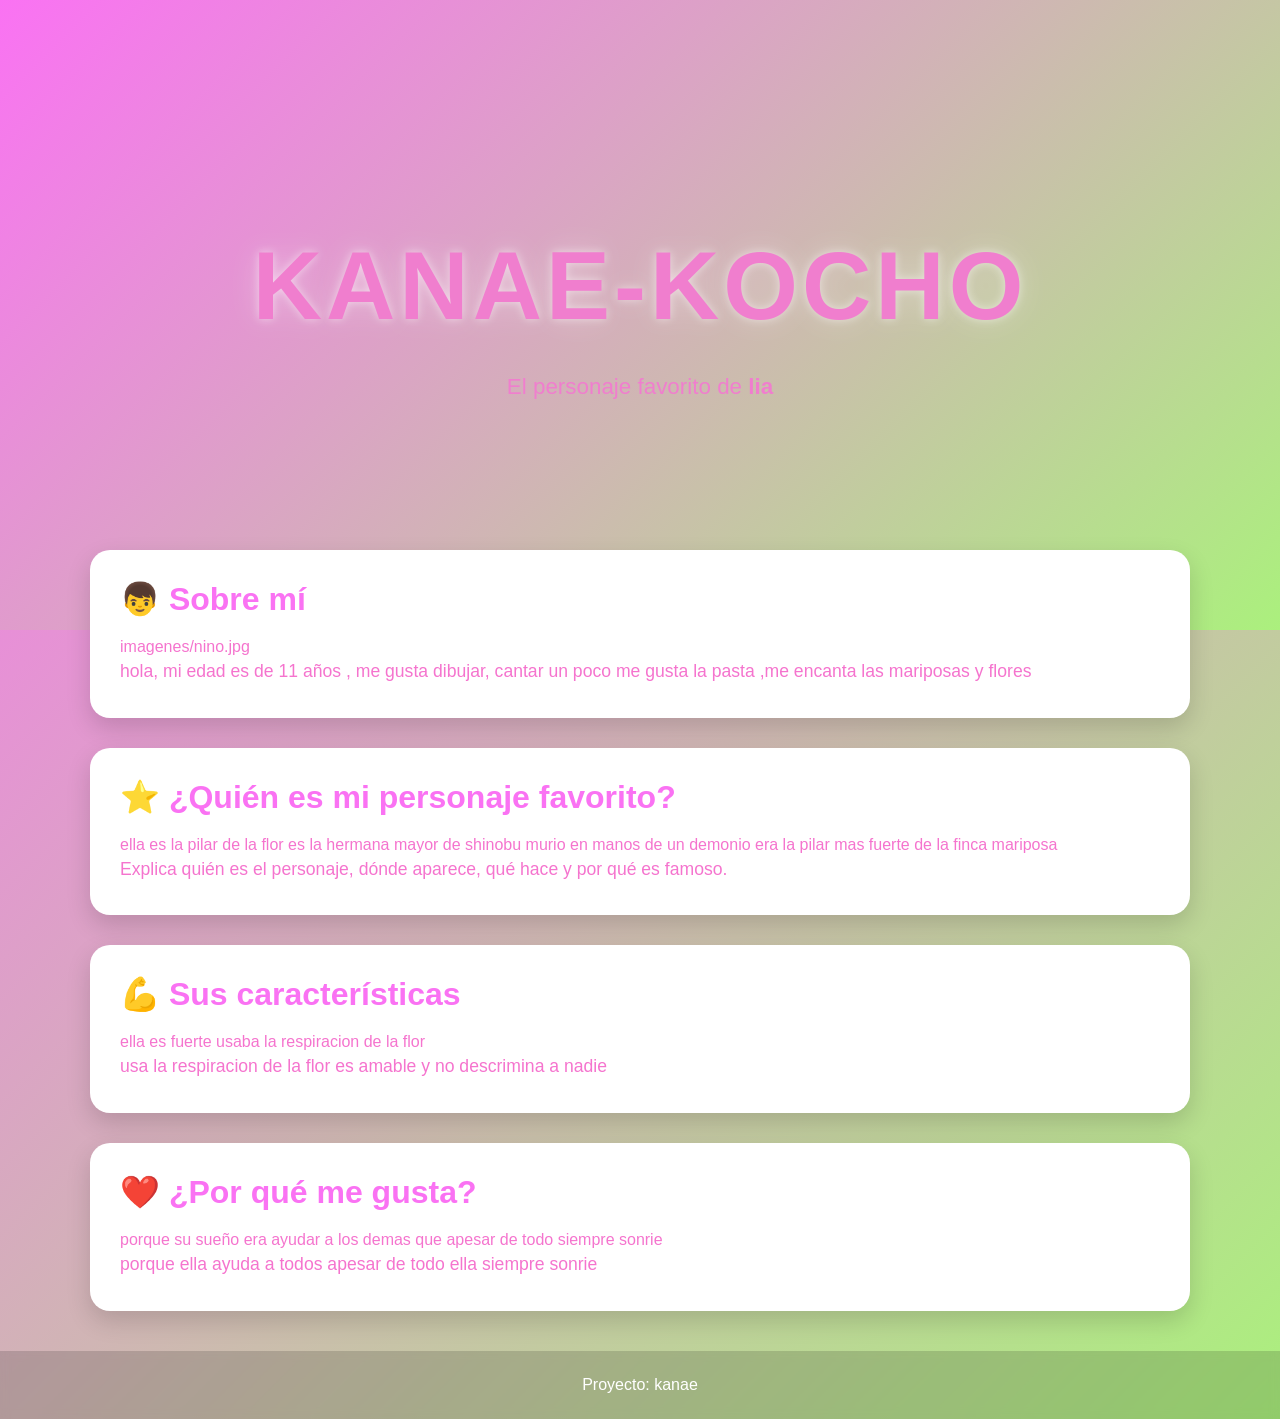
<file: docs/personajeFavorito/index.html>
<!DOCTYPE html>
<html lang="es">

<head>
    <meta charset="UTF-8">
    <meta name="viewport" content="width=device-width, initial-scale=1.0">
    <title>[komi-san]</title>
    <link rel="stylesheet" href="style.css">
</head>

<body>

    <header class="hero">
        <div class="hero-content">
            <h1>kanae-kocho</h1>
            <img style="width:200px," srchttps://imgs.search.brave.com/KWD76rRNsd6Vn-beNH1zlZGhWIYd5mcxFFsRlscH7I8/rs:fit:860:0:0:0/g:ce/aHR0cHM6Ly9pLnBp/bmltZy5jb20vb3Jp/Z2luYWxzLzk2L2Nl/LzI1Lzk2Y2UyNWE1/OTA4YzA2NGZmYmI3/MzQyZTdjYmViZGUw/LmpwZw alt="">
            <p>El personaje favorito de <strong>lia</strong></p>
        </div>
    </header>

    <main>

        <section class="card">
            <h2>👦 Sobre mí</h2>
            imagenes/nino.jpg

            <p>
                hola, mi edad es de 11 años , me gusta dibujar, cantar un poco
                me gusta la pasta ,me encanta las mariposas y flores
        </section>

        <section class="card">
            <h2>⭐ ¿Quién es mi personaje favorito?</h2>
            ella es la pilar de la flor es la hermana mayor de shinobu murio en manos de un demonio era la pilar mas fuerte de la finca mariposa

            <p>
                Explica quién es el personaje, dónde aparece,
                qué hace y por qué es famoso.
            </p>
        </section>

        <section class="card">
            <h2>💪 Sus características</h2>
            ella es fuerte usaba la respiracion de la flor 
            <p>
                usa la respiracion de la flor es amable y no descrimina a nadie
        </section>

        <section class="card">
            <h2>❤️ ¿Por qué me gusta?</h2>
            porque su sueño era ayudar  a los demas que apesar de todo siempre sonrie

            <p>
                porque ella ayuda a todos  apesar de todo ella siempre sonrie
        </section>

    </main>

    <footer>
        <p>Proyecto: kanae</p>
    </footer>

</body>

</html>
</file>
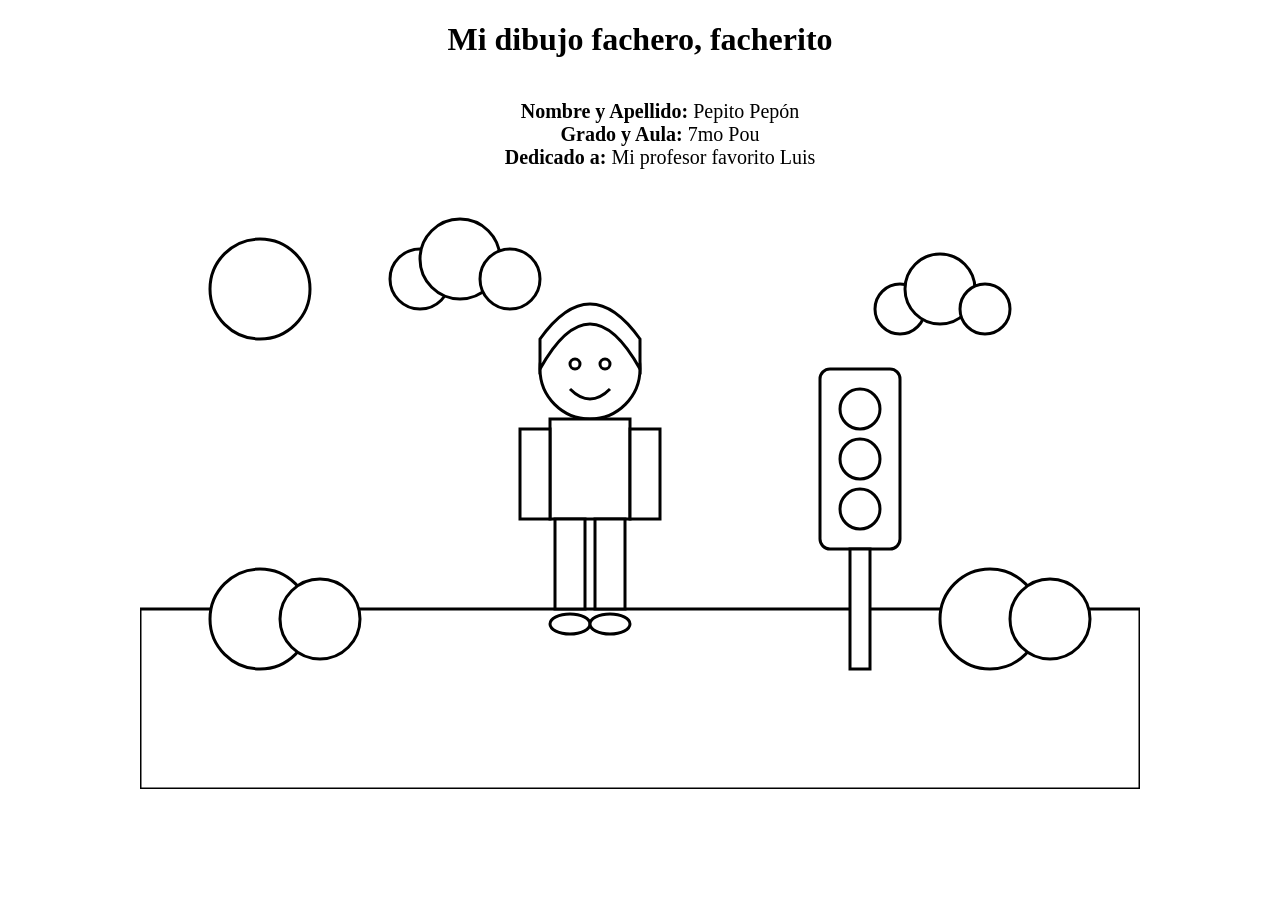
<file: docs/semaforoRGB/index.html>
<!DOCTYPE html>
<html lang="es">
<head>
    <meta charset="UTF-8">
    <title>Dibujo para colorear</title>
    <link rel="stylesheet" href="estilos.css">
</head>
<body>
<h1>Mi dibujo fachero, facherito</h1>
<ul>
  <li><strong>Nombre y Apellido:</strong> Pepito Pepón</li>
  <li><strong>Grado y Aula:</strong> 7mo Pou</li>
  <li><strong>Dedicado a:</strong> Mi profesor favorito Luis</li>
</ul>
<svg viewBox="0 0 1000 600" class="dibujo cielo">

    <!-- Sol -->
    <circle class="sol" cx="120" cy="100" r="50"/>

    <!-- Nubes -->
    <g class="nube">
        <circle class="nube-cuerpo" cx="280" cy="90" r="30"/>
        <circle class="nube-cuerpo" cx="320" cy="70" r="40"/>
        <circle class="nube-cuerpo" cx="370" cy="90" r="30"/>
    </g>

    <g class="nube">
        <circle class="nube-cuerpo" cx="760" cy="120" r="25"/>
        <circle class="nube-cuerpo" cx="800" cy="100" r="35"/>
        <circle class="nube-cuerpo" cx="845" cy="120" r="25"/>
    </g>

    <!-- Césped -->
    <rect class="cesped" x="0" y="420" width="1000" height="180"/>

    <!-- Arbustos -->
    <circle class="arbusto" cx="120" cy="430" r="50"/>
    <circle class="arbusto" cx="180" cy="430" r="40"/>

    <circle class="arbusto" cx="850" cy="430" r="50"/>
    <circle class="arbusto" cx="910" cy="430" r="40"/>

    <!-- Semáforo -->
    <g class="semaforo">

        <rect class="cuerpo-semaforo"
              x="680"
              y="180"
              width="80"
              height="180"
              rx="10"/>

        <circle class="luz-roja"
                cx="720"
                cy="220"
                r="20"/>

        <circle class="luz-amarilla"
                cx="720"
                cy="270"
                r="20"/>

        <circle class="luz-verde"
                cx="720"
                cy="320"
                r="20"/>

        <rect class="palo-semaforo"
              x="710"
              y="360"
              width="20"
              height="120"/>

    </g>

    <!-- Persona -->

    <!-- Cabeza -->
    <circle class="piel"
            cx="450"
            cy="180"
            r="50"/>

    <!-- Cabello -->
    <path class="cabello"
          d="M400 180
             Q450 90 500 180
             L500 150
             Q450 80 400 150 Z"/>

    <!-- Ojos -->
    <circle class="ojo"
            cx="435"
            cy="175"
            r="5"/>

    <circle class="ojo"
            cx="465"
            cy="175"
            r="5"/>

    <!-- Sonrisa -->
    <path class="boca"
          d="M430 200 Q450 220 470 200"/>

    <!-- Polo -->
    <rect class="polo"
          x="410"
          y="230"
          width="80"
          height="100"/>

    <!-- Brazos -->
    <rect class="piel"
          x="380"
          y="240"
          width="30"
          height="90"/>

    <rect class="piel"
          x="490"
          y="240"
          width="30"
          height="90"/>

    <!-- Pantalón -->
    <rect class="pantalon"
          x="415"
          y="330"
          width="30"
          height="90"/>

    <rect class="pantalon"
          x="455"
          y="330"
          width="30"
          height="90"/>

    <!-- Zapatos -->
    <ellipse class="zapato"
             cx="430"
             cy="435"
             rx="20"
             ry="10"/>

    <ellipse class="zapato"
             cx="470"
             cy="435"
             rx="20"
             ry="10"/>

</svg>

</body>
</html>
</file>
<file: docs/personajeFavorito/style.css>
/*======================================
  PALETA DE COLORES
======================================*/
:root {
    --color-primario: #fa72f3;
    --color-secundario: #abf07d;
}

/*======================================
  CONFIGURACIÓN GENERAL
======================================*/
* {
    margin: 0;
    padding: 0;
    box-sizing: border-box;
}

body {
    font-family: "Segoe UI", Arial, sans-serif;

    background: linear-gradient(
        135deg,
        var(--color-primario),
        var(--color-secundario)
    );

    min-height: 100vh;
    color: #f574ce;
}

/*======================================
  HERO
======================================*/
.hero {
    height: 70vh;

    display: flex;
    justify-content: center;
    align-items: center;

    text-align: center;

    background: linear-gradient(
        135deg,
        var(--color-primario),
        var(--color-secundario)
    );

    color: rgb(240, 126, 206);
}

.hero-content {
    animation: aparecer 1.5s ease;
}

.hero h1 {
    font-size: clamp(3rem, 8vw, 6rem);
    letter-spacing: 4px;
    text-transform: uppercase;

    text-shadow:
        0 0 10px rgba(255,255,255,.5),
        0 0 30px rgba(255,255,255,.3);

    animation: flotar 3s ease-in-out infinite;
}

.hero p {
    font-size: 1.4rem;
    margin-top: 15px;
}

/*======================================
  CONTENEDOR
======================================*/
main {
    width: 90%;
    max-width: 1100px;

    margin: -80px auto 40px;
}

/*======================================
  TARJETAS
======================================*/
.card {
    background: white;

    margin-bottom: 30px;
    padding: 30px;

    border-radius: 20px;

    box-shadow: 0 10px 25px rgba(0,0,0,.15);

    transition: .3s;
}

.card:hover {
    transform: translateY(-8px);
}

.card h2 {
    color: var(--color-primario);
    margin-bottom: 20px;
    font-size: 2rem;
}

.card img {
    width: 100%;
    max-width: 450px;

    display: block;
    margin: 20px auto;

    border-radius: 15px;

    transition: .4s;
}

.card img:hover {
    transform: scale(1.05);
}

.card p {
    font-size: 1.1rem;
    line-height: 1.8;
}

/*======================================
  FOOTER
======================================*/
footer {
    text-align: center;

    padding: 25px;

    color: white;

    background: rgba(0,0,0,.15);

    backdrop-filter: blur(5px);
}

/*======================================
  ANIMACIONES
======================================*/
@keyframes aparecer {
    from {
        opacity: 0;
        transform: translateY(40px);
    }

    to {
        opacity: 1;
        transform: translateY(0);
    }
}

@keyframes flotar {
    0% {
        transform: translateY(0);
    }

    50% {
        transform: translateY(-10px);
    }

    100% {
        transform: translateY(0);
    }
}

/*======================================
  RESPONSIVE
======================================*/
@media (max-width: 768px) {

    .hero {
        height: 55vh;
    }

    .hero p {
        font-size: 1rem;
    }

    .card {
        padding: 20px;
    }

    .card h2 {
        font-size: 1.5rem;
    }
}
</file>
<file: docs/semaforoRGB/estilos.css>
body{
    margin:0;
    display:flex;
    justify-content:center;
    background:white;
    flex-direction: column;
    align-items: center;

}
h1 {
  text-align: center;
}
ul {
  list-style-type: none;
  display: flex;
  flex-direction: column;
  align-items: center;
  font-size: 20px;
}
.dibujo{
    width:1000px;
}

.cielo,
.sol,
.nube-cuerpo,
.cesped,
.arbusto,
.cuerpo-semaforo,
.luz-roja,
.luz-amarilla,
.luz-verde,
.palo-semaforo,
.piel,
.cabello,
.ojo,
.polo,
.pantalon,
.zapato{
    fill:white;
    stroke:black;
    stroke-width:3;
}
</file>
